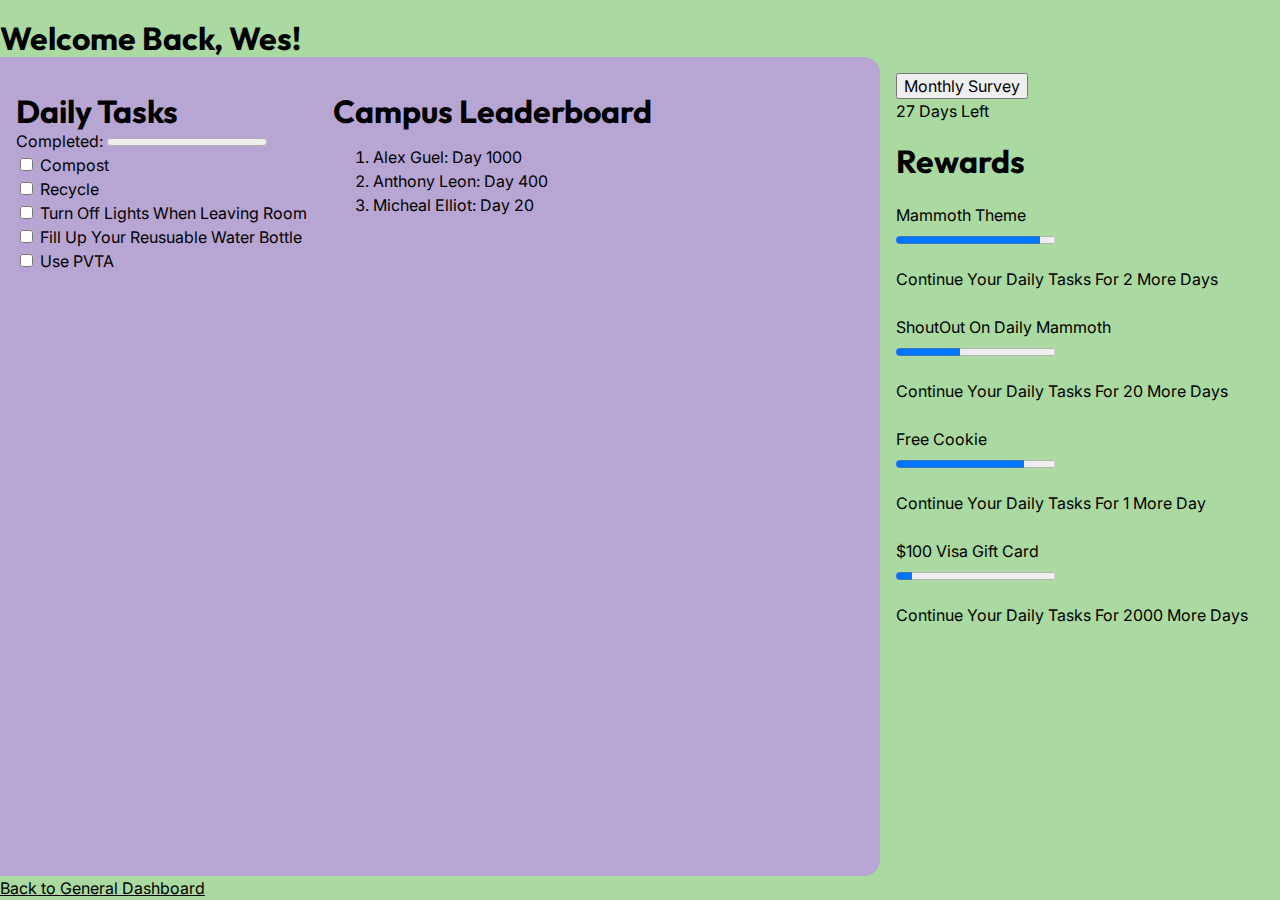
<file: habit-tracker.html>
<!DOCTYPE html>
<html lang="en">

<head>
    <meta charset="UTF-8">
    <meta name="viewport" content="width=device-width, initial-scale=1.0">
    <title>Personalized Habit Tracker</title>
    <link rel="stylesheet" href="style-2.css" />
</head>

<body>
    <main>
        <h1>Welcome Back, Wes!</h1>
        <div class="content">
            <div class="gaming">
                <div class="tasks">
                    <h1>Daily Tasks</h1>
                    <label for="file">Completed:</label>
                    <progress id="file" value="0" max="100"> 0% </progress>
                    <div class="lists">
                        <input type="checkbox">
                        <label for="fname">Compost</label><br>
                        <input type="checkbox">
                        <label for="fname">Recycle</label><br>
                        <input type="checkbox">
                        <label for="fname">Turn Off Lights When Leaving Room</label><br>
                        <input type="checkbox">
                        <label for="fname">Fill Up Your Reusuable Water Bottle</label><br>
                        <input type="checkbox">
                        <label for="fname">Use PVTA</label><br>
                    </div>
                </div>
                <div class="leaderboard">
                    <h1>Campus Leaderboard</h1>
                    <ol>
                        <li>Alex Guel: Day 1000</li>
                        <li>Anthony Leon: Day 400</li>
                        <li>Micheal Elliot: Day 20</li>
                    </ol>
                </div>
            </div>
            <div class="right-side">
                <div class="survey">
                    <input type="button" value = "Monthly Survey"><br>
                    27 Days Left
                </div>
                <div class="rewards">
                    <h1>Rewards</h1><br>
                    <label for="file">Mammoth Theme</label><br>
                    <progress id="file" value="90" max="100"></progress>
                    <p>Continue Your Daily Tasks For 2 More Days</p><br>
                    <label for="file">ShoutOut On Daily Mammoth</label><br>
                    <progress id="file" value="40" max="100"></progress>
                    <p>Continue Your Daily Tasks For 20 More Days</p><br>
                    <label for="file">Free Cookie</label><br>
                    <progress id="file" value="80" max="100"></progress>
                    <p>Continue Your Daily Tasks For 1 More Day</p><br>
                    <label for="file">$100 Visa Gift Card</label><br>
                    <progress id="file" value="10" max="100"></progress>
                    <p>Continue Your Daily Tasks For 2000 More Days</p><br>
                </div>
            </div>
        </div>
    </main>
    <div class="back-to-gen">
        <a href="signed-in.html">Back to General Dashboard</a>
    </div>
</body>

</html>
</file>
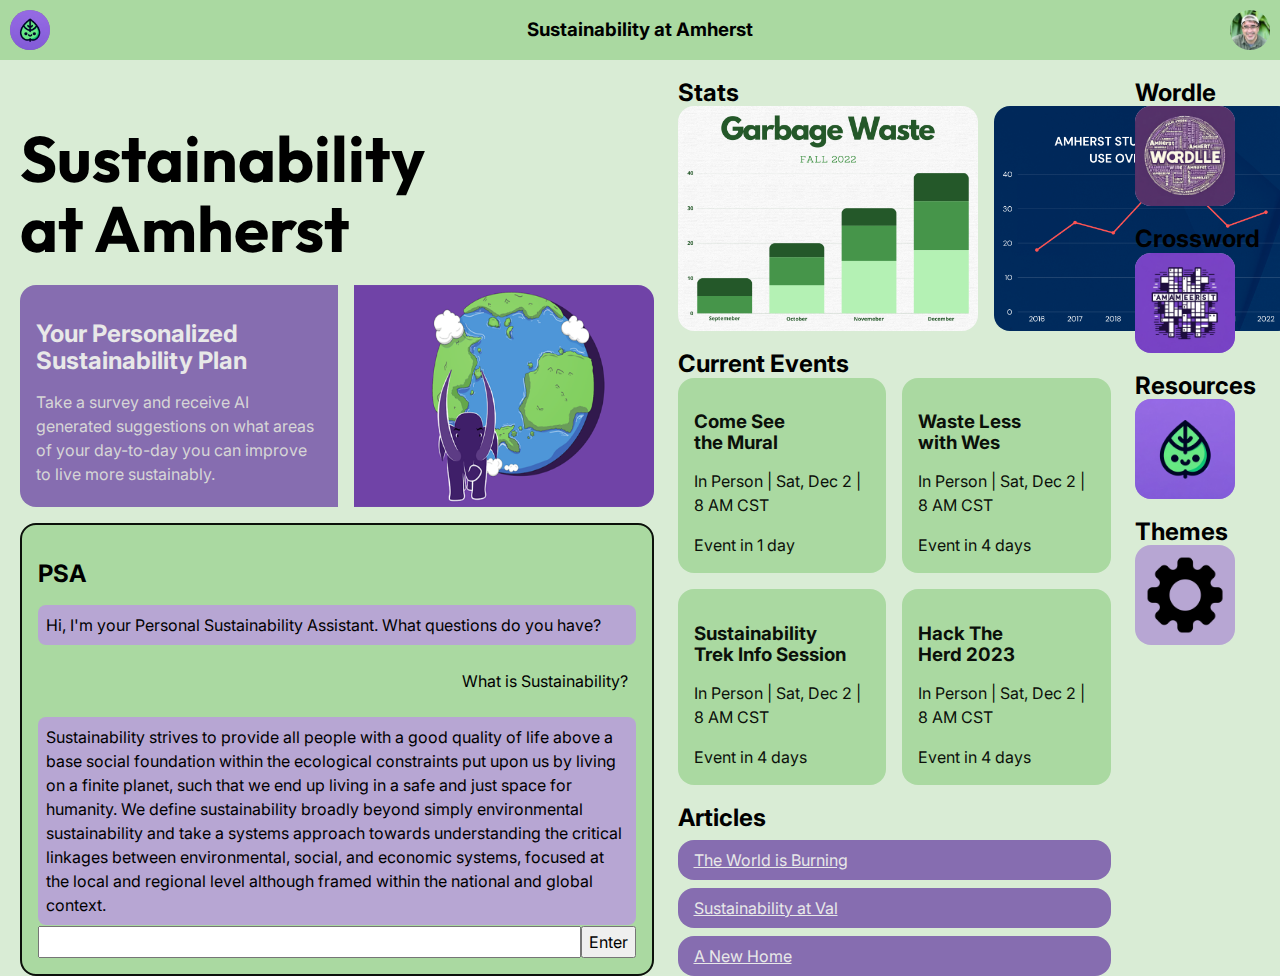
<file: signed-in.html>
<!DOCTYPE html>
<html lang="en">
	<head>
		<meta charset="UTF-8" />
		<meta name="viewport" content="width=device-width, initial-scale=1.0" />
		<title>Dashboard | Sustainability at Amherst</title>
		<link rel="stylesheet" href="style.css" />
	</head>
	<body>
		<nav class="top-nav">
			<img src="img/logo.png" alt="" id="logo-icon" />
			<h3>Sustainability at Amherst</h3>
			<div class="sign-in">
				<img src="img/dripps.jpg" alt="" id="profile-icon" />
			</div>
		</nav>
		<main>
			<section class="user-information">
				<div class="intro">
					<h1>Sustainability at Amherst</h1>
				</div>
				<div class="guide-outer-container">
					<a href="habit-tracker.html" class="guide-container">
						<h2>Your Personalized Sustainability Plan</h2>
						<p>
							Take a survey and receive AI generated suggestions
							on what areas of your day-to-day you can improve to
							live more sustainably.
						</p>
					</a>
					<img src="img/earth-mammoth.png" alt="" />
				</div>
				<div class="psa-container">
					<h2>PSA</h2>
					<div class="psa-interface">
						<p class="text-bubble-left">
							Hi, I'm your Personal Sustainability Assistant. What
							questions do you have?
						</p>
						<p class="text-bubble-right">What is Sustainability?</p>
						<p class="text-bubble-left">
							Sustainability strives to provide all people with a
							good quality of life above a base social foundation
							within the ecological constraints put upon us by
							living on a finite planet, such that we end up
							living in a safe and just space for humanity. We
							define sustainability broadly beyond simply
							environmental sustainability and take a systems
							approach towards understanding the critical linkages
							between environmental, social, and economic systems,
							focused at the local and regional level although
							framed within the national and global context.
						</p>
					</div>
					<div class="chat-input">
						<input type="text" class="" />
						<button type="submit">Enter</button>
					</div>
				</div>
			</section>
			<section class="info-and-events">
				<h2>Stats</h2>
				<div class="stats">
					<img src="img/waste-graph.png" alt="" />
					<img src="img/energy-graph.png" alt="" />
				</div>
				<h2>Current Events</h2>
				<div class="events">
					<div class="event">
						<h3>Come See the Mural</h3>
						<p class="details">In Person | Sat, Dec 2 | 8 AM CST</p>
						<p>Event in 1 day</p>
					</div>
					<div class="event">
						<h3>Waste Less with Wes</h3>
						<p class="details">In Person | Sat, Dec 2 | 8 AM CST</p>
						<p>Event in 4 days</p>
					</div>
					<div class="event">
						<h3>Sustainability Trek Info Session</h3>
						<p class="details">In Person | Sat, Dec 2 | 8 AM CST</p>
						<p>Event in 4 days</p>
					</div>
					<div class="event">
						<h3>Hack The Herd 2023</h3>
						<p class="details">In Person | Sat, Dec 2 | 8 AM CST</p>
						<p>Event in 4 days</p>
					</div>
				</div>
				<div class="articles">
					<h2>Articles</h2>
					<div class="article">
						<a href="#">The World is Burning</a>
					</div>
					<div class="article">
						<a href="#">Sustainability at Val</a>
					</div>
					<div class="article">
						<a href="#">A New Home</a>
					</div>
				</div>
			</section>
			<section class="games-and-more">
				<h2>Wordle</h2>
				<a href="https://www.nytimes.com/games/wordle/index.html"
					><img src="img/wordle.png" alt="" class="game-placeholder"
				/></a>
				<h2>Crossword</h2>
				<a href="https://www.nytimes.com/crosswords/game/mini"
					><img
						src="img/crossword.png"
						alt=""
						class="game-placeholder"
				/></a>
				<h2>Resources</h2>
				<a href="#">
					<img src="img/logo.png" alt="" class="game-placeholder" />
				</a>
				<h2>Themes</h2>
				<a href="#"
					><img src="img/gear.png" alt="" class="game-placeholder"
				/></a>
			</section>
		</main>
	</body>
</html>
</file>
<file: style-2.css>
@import url('https://fonts.googleapis.com/css2?family=Inter:wght@400;700&family=Outfit:wght@400;700&display=swap');

/* Box sizing rules */
*,
*::before,
*::after {
  box-sizing: border-box;
}

/* Prevent font size inflation */
html {
  -moz-text-size-adjust: none;
  -webkit-text-size-adjust: none;
  text-size-adjust: none;
}

/* Remove default margin in favour of better control in authored CSS */
body, h1, h2, h3, h4, p,
figure, blockquote, dl, dd {
  margin-block-end: 0;
}

/* Remove list styles on ul, ol elements with a list role, which suggests default styling will be removed */
ul[role='list'],
ol[role='list'] {
  list-style: none;
}

/* Set core body defaults */
body {
  min-height: 100vh;
  line-height: 1.5;
}

/* Set shorter line heights on headings and interactive elements */
h1, h2, h3, h4,
button, input, label {
  line-height: 1.1;
}

/* Balance text wrapping on headings */
h1, h2,
h3, h4 {
  text-wrap: balance;
}

/* A elements that don't have a class get default styles */
a:not([class]) {
  text-decoration-skip-ink: auto;
  color: currentColor;
}

/* Make images easier to work with */
img,
picture {
  max-width: 100%;
  display: block;
}

/* Inherit fonts for inputs and buttons */
input, button,
textarea, select {
  font: inherit;
}

/* Make sure textareas without a rows attribute are not tiny */
textarea:not([rows]) {
  min-height: 10em;
}

/* Anything that has been anchored to should have extra scroll margin */
:target {
  scroll-margin-block: 5ex;
}

:root {
    --text: hsl(108, 22%, 5%);
    --background: hsl(110, 38%, 88%);
    --primary: hsl(262, 30%, 56%);
    --secondary: hsl(110, 42%, 74%);
    --accent: hsl(263, 34%, 74%);
    --opp-text: hsl(360, 0%, 91%, 1);
    --opp-subtext: hsl(360, 0%, 84%, 1);

    --base-font: 'Inter', sans-serif;
    --heading-font: 'Outfit', sans-serif;
}
h1 {
    font-family: var(--heading-font);
}

h2, h3 {
    font-family: var(--base-font);
    font-weight: 700;
}


p, a, div, span, label, ol {
    font-family: var(--base-font);
}

body {
    margin: 0;
    font-family: system-ui;
    background-color: var(--secondary);
    height: 100vh;
    display: flex;
    flex-direction: column;
}

main {
    display: flex;
    flex-direction: column;
    flex:1;
}

.gaming {
    display: flex;
    flex: 1;
    background-color: var(--accent);
    padding: 1rem;
    border-radius: 0 1rem 1rem 0;
}

.tasks{
    flex: 0.6;
}

.content{
    display: flex;
    flex: 1;
}

.right-side{
    width: 400px;
    padding: 1rem;
    border-radius: 1rem;
}

button{
    font-family: var(--base-font);
    font-size: 3rem;
}
</file>
<file: style.css>
@import url('https://fonts.googleapis.com/css2?family=Inter:wght@400;700&family=Outfit:wght@400;700&display=swap');

/* Box sizing rules */
*,
*::before,
*::after {
  box-sizing: border-box;
}

/* Prevent font size inflation */
html {
  -moz-text-size-adjust: none;
  -webkit-text-size-adjust: none;
  text-size-adjust: none;
}

/* Remove default margin in favour of better control in authored CSS */
body, h1, h2, h3, h4, p,
figure, blockquote, dl, dd {
  margin-block-end: 0;
}

/* Remove list styles on ul, ol elements with a list role, which suggests default styling will be removed */
ul[role='list'],
ol[role='list'] {
  list-style: none;
}

/* Set core body defaults */
body {
  min-height: 100vh;
  line-height: 1.5;
}

/* Set shorter line heights on headings and interactive elements */
h1, h2, h3, h4,
button, input, label {
  line-height: 1.1;
}

/* Balance text wrapping on headings */
h1, h2,
h3, h4 {
  text-wrap: balance;
}

/* A elements that don't have a class get default styles */
a:not([class]) {
  text-decoration-skip-ink: auto;
  color: currentColor;
}

/* Make images easier to work with */
img,
picture {
  max-width: 100%;
  display: block;
}

/* Inherit fonts for inputs and buttons */
input, button,
textarea, select {
  font: inherit;
}

/* Make sure textareas without a rows attribute are not tiny */
textarea:not([rows]) {
  min-height: 10em;
}

/* Anything that has been anchored to should have extra scroll margin */
:target {
  scroll-margin-block: 5ex;
}

:root {
    --text: hsl(108, 22%, 5%);
    --background: hsl(110, 38%, 88%);
    --primary: hsl(262, 30%, 56%);
    --secondary: hsl(110, 42%, 74%);
    --accent: hsl(263, 34%, 74%);
    --opp-text: hsl(360, 0%, 91%, 1);
    --opp-subtext: hsl(360, 0%, 84%, 1);

    --base-font: 'Inter', sans-serif;
    --heading-font: 'Outfit', sans-serif;
}

h1 {
    font-family: var(--heading-font);
}

h2, h3 {
    font-family: var(--base-font);
    font-weight: 700;
}


p, a, div, span {
    font-family: var(--base-font);
}

body {
    margin: 0;
    font-family: system-ui;
    background-color: var(--background);
}

.top-nav {
    background-color: var(--secondary);
}

main {
    margin: 0 20px;
    display: flex;
    flex-wrap: wrap;
    gap: 1.5rem;
    min-height: 90vh;
    
}

.user-information {
    flex-basis: 200px;
    flex-grow: 1;
    display: grid;
    gap: 1rem;
}

.info-and-events {
    flex: 1;
}

.intro h1 {
    padding: 0;
    margin: 0;
}

.top-nav {
    display: flex;
    justify-content: space-between;
    align-items: center;
    padding: 10px
}

#logo-icon {
    width: 40px;
    height: 40px;
    border-radius: 20px;
    background-color: gray;
}

.top-nav h3 {
    margin: 0;
    padding: 0;
}

.sign-in {
    display: flex;
    gap: 1rem;
}

#profile-icon {
    width: 40px;
    height: 40px;
    background-color: var(--accent);
    border-radius: 20px;    
}

.intro h1 {
    font-size: 4rem;
    padding: 4rem 0rem 0rem ;
}

.intro h3 {
    font-size: 2rem;
}

.guide-outer-container {
    display: flex;
    gap: 1rem;
}

.guide-container {
    border-radius: 1rem 0rem 0rem 1rem;
    background-color: var(--primary);
    padding: 1rem;
    color: var(--opp-text);
    text-decoration: none;
}

.guide-container p {
    color: var(--opp-subtext);
}

.guide-outer-container img {
    border-radius: 0rem 1rem 1rem 0rem;
    width: 300px;
    height: auto;
}


.psa-container {
    background-color: var(--secondary);
    padding: 1rem;
    border-radius: 1rem;
    height: auto;
    min-height: 400px;
    border: 2px solid var(--text);
    display: grid;
    justify-content: space-between;
}

.chat-input {
    display: flex;   
}

.chat-input input {
    flex: 1
}

.text-bubble-left, .text-bubble-right {
    padding: 0.5rem;
}

.text-bubble-left {
    background-color: var(--accent);
    border-radius: 0.5rem;
}

.text-bubble-right {
    text-align: right;
}

.stats {
    display: flex;
    gap: 1rem;
}

.stats img {
    border-radius: 1rem;
    width: 300px;
}

.events {
    display: grid;
    grid-template-columns: repeat(2, 1fr);
    gap: 1rem;
}

.event {
    background-color: var(--secondary);
    padding: 1rem;
    border-radius: 1rem;
    color: var(--text);
}


.articles{
    display: grid;
    gap: 0.5rem;
}

.article {
    border-radius: 1rem;
    background-color: var(--primary);
    padding: 0.5rem 1rem;
    color: var(--opp-text);
}

.article p {
    color: var(--opp-subtext);
}

.game-placeholder {
    width: 100px;
    height: 100px;
    background-color: var(--accent);
    border-radius: 1rem;
}
</file>
